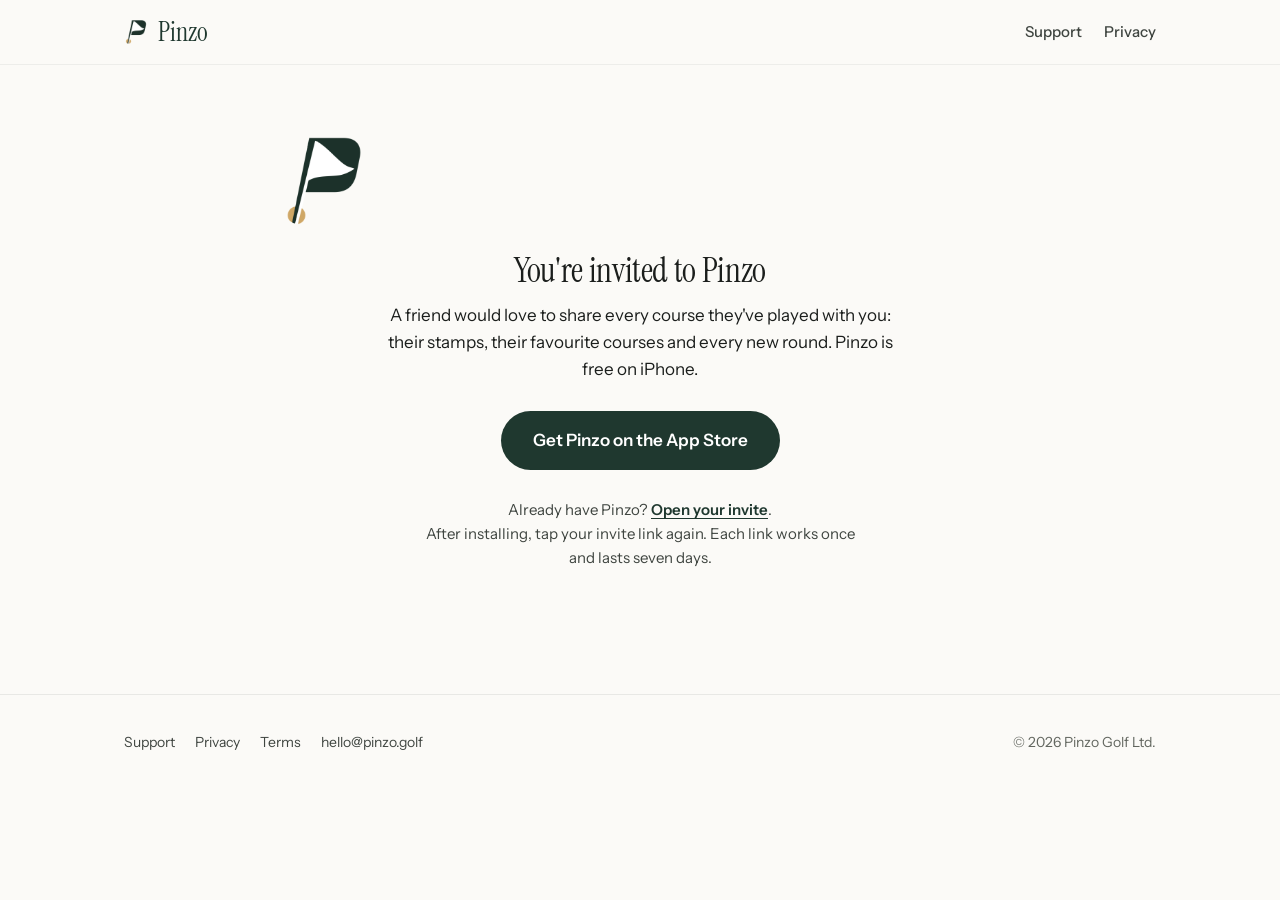
<file: invite/index.html>
<!doctype html>
<html lang="en">
<head>
<meta charset="utf-8">
<meta name="viewport" content="width=device-width, initial-scale=1">
<meta name="apple-itunes-app" content="app-id=6798244930">
<title>You're invited to Pinzo</title>
<meta name="description" content="A friend would love to share every course they've played with you. Your golf, beautifully kept.">
<meta name="robots" content="noindex">
<link rel="icon" href="/assets/favicon-64.png">
<link rel="apple-touch-icon" href="/assets/apple-touch-icon.png">
<link rel="stylesheet" href="/assets/site.css">
<meta property="og:title" content="You're invited to Pinzo">
<meta property="og:description" content="A friend would love to share every course they've played with you. Your golf, beautifully kept.">
<meta property="og:image" content="https://pinzo.golf/assets/invite-preview.jpg">
<meta property="og:image:width" content="2400">
<meta property="og:image:height" content="1260">
<meta name="twitter:card" content="summary_large_image">
<meta name="theme-color" content="#FBFAF7">
<style>
  .invite { text-align: center; padding: 72px 0 96px; }
  .invite img.logo { width: 88px; height: 88px; border-radius: 22px; }
  .invite h1 { margin: 28px 0 12px; }
  .invite p { max-width: 30em; margin: 0 auto 28px; }
  .invite .open { display: inline-block; padding: 16px 32px; border-radius: 999px; background: var(--forest, #243F37); color: #fff; font-weight: 600; text-decoration: none; }
  .invite .small { margin-top: 28px; font-size: 15px; color: var(--ink-soft); }
  .invite .small a { color: var(--forest); font-weight: 600; }
</style>
</head>
<body>
<header class="site"><div class="wrap">
  <a class="brand" href="/"><img src="/assets/logo-512.png" alt=""> Pinzo</a>
  <nav><a href="/support/">Support</a><a href="/privacy/">Privacy</a></nav>
</div></header>
<main class="wrap narrow invite">
  <img class="logo" src="/assets/logo-512.png" alt="">
  <h1>You're invited to Pinzo</h1>
  <p>A friend would love to share every course they've played with you: their stamps, their favourite courses and every new round. Pinzo is free on iPhone.</p>
  <a class="open" id="store" href="https://apps.apple.com/app/id6798244930">Get Pinzo on the App Store</a>
  <p class="small">Already have Pinzo? <a id="open" href="pinzo://invite">Open your invite</a>.<br>After installing, tap your invite link again. Each link works once and lasts seven days.</p>
</main>
<footer class="site"><div class="wrap">
  <div><a href="/support/">Support</a><a href="/privacy/">Privacy</a><a href="/terms/">Terms</a><a href="mailto:hello@pinzo.golf">hello@pinzo.golf</a></div>
  <div>© 2026 Pinzo Golf Ltd.</div>
</div></footer>
<script>
  // The code stays in this page; it isn't sent anywhere except to the Pinzo app.
  var c = new URLSearchParams(location.search).get('c');
  if (c && /^[A-Za-z0-9]{10,32}$/.test(c)) document.getElementById('open').href = 'pinzo://invite?c=' + c;
  // Set APP_STORE_ID once Pinzo is live (App Store Connect → App Information → Apple ID).
  var APP_STORE_ID = '6798244930';
  document.getElementById('store').href = APP_STORE_ID
    ? 'https://apps.apple.com/app/id' + APP_STORE_ID
    : 'itms-apps://search.itunes.apple.com/WebObjects/MZSearch.woa/wa/search?media=software&term=Pinzo%20golf';
</script>
</body>
</html>
</file>
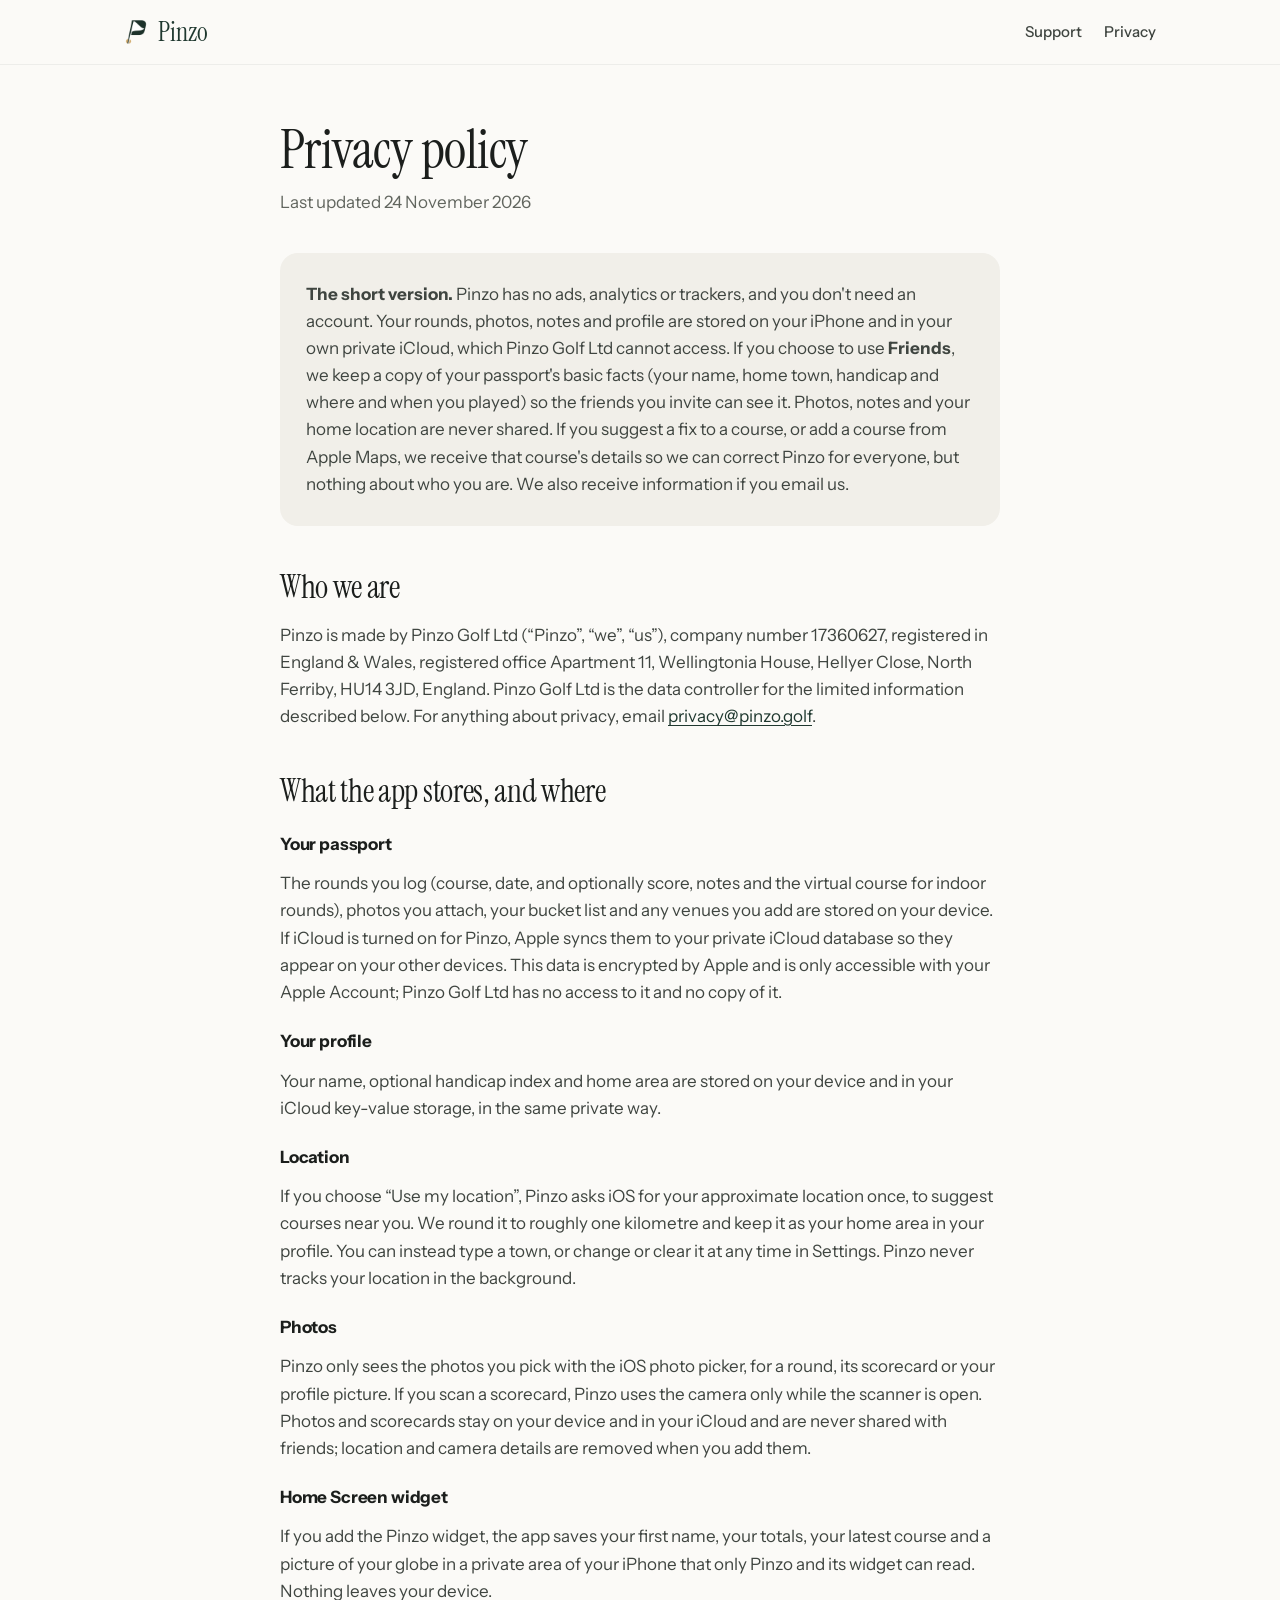
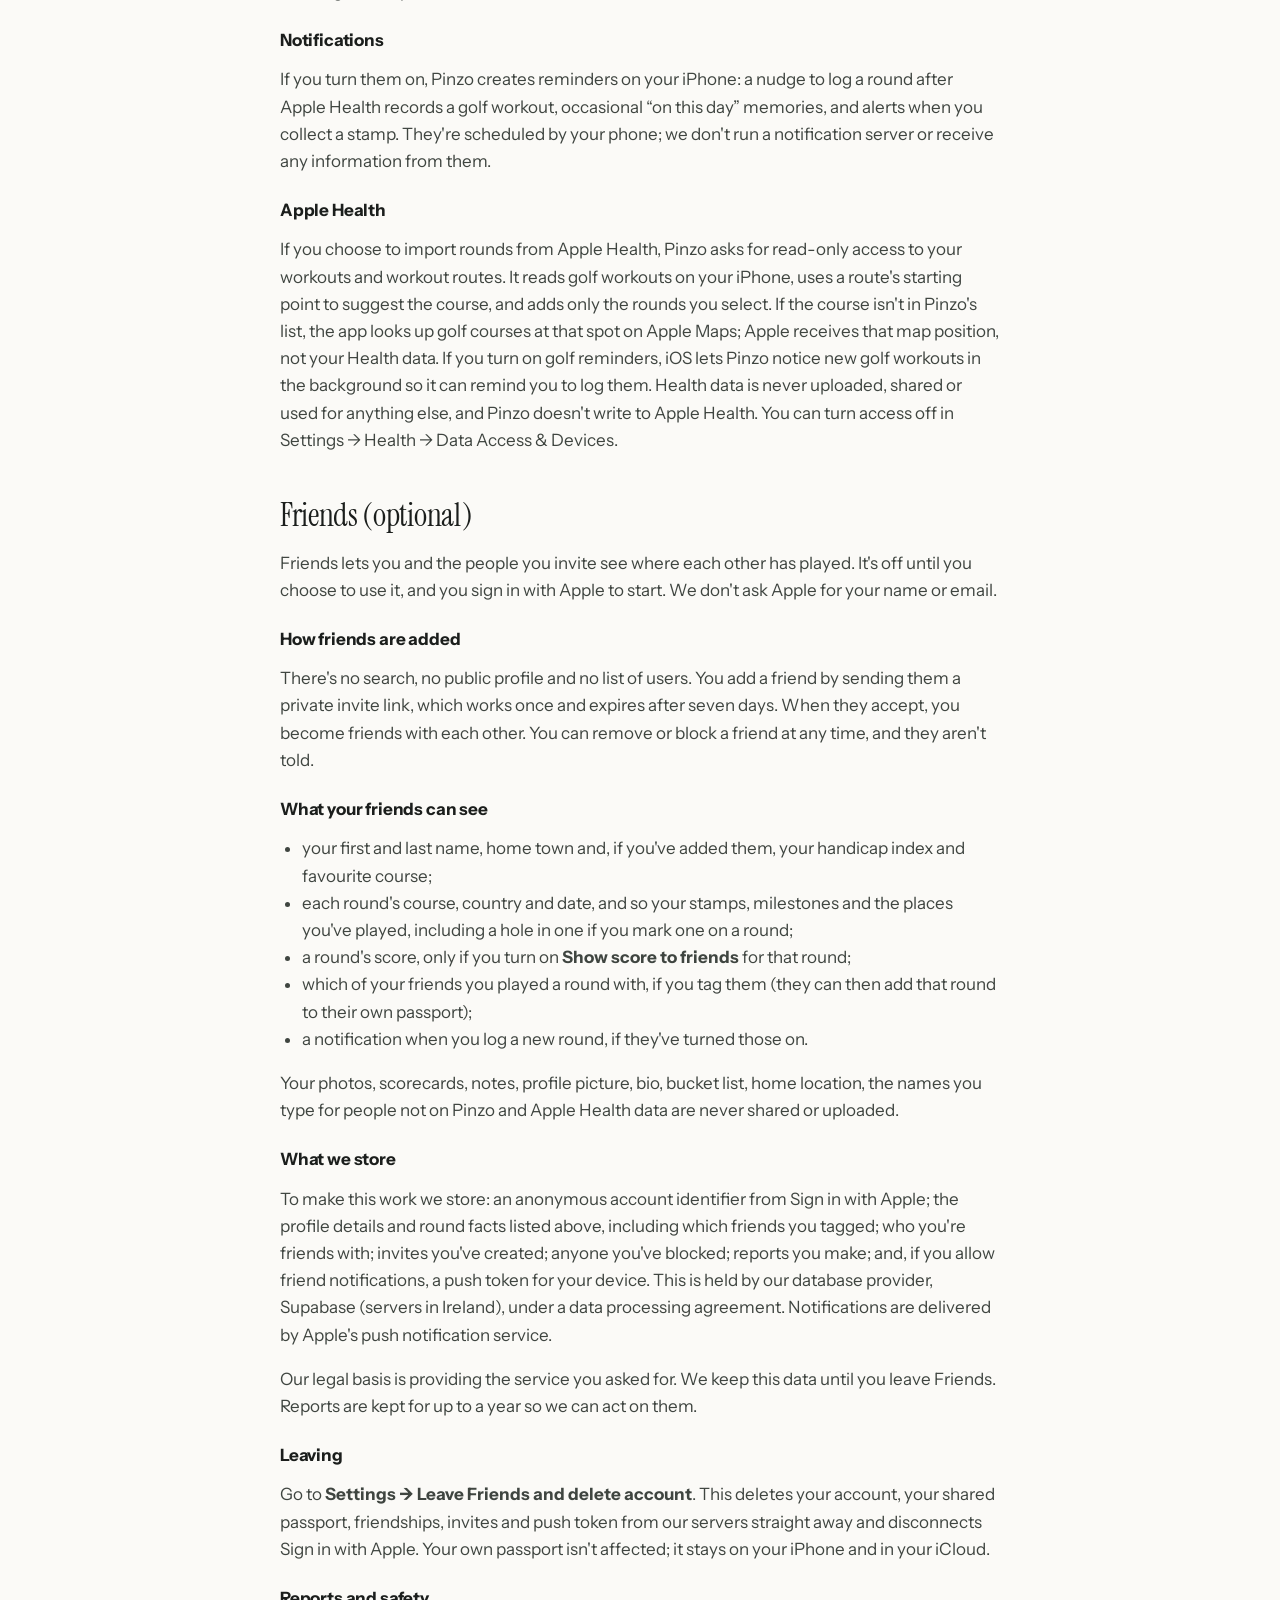
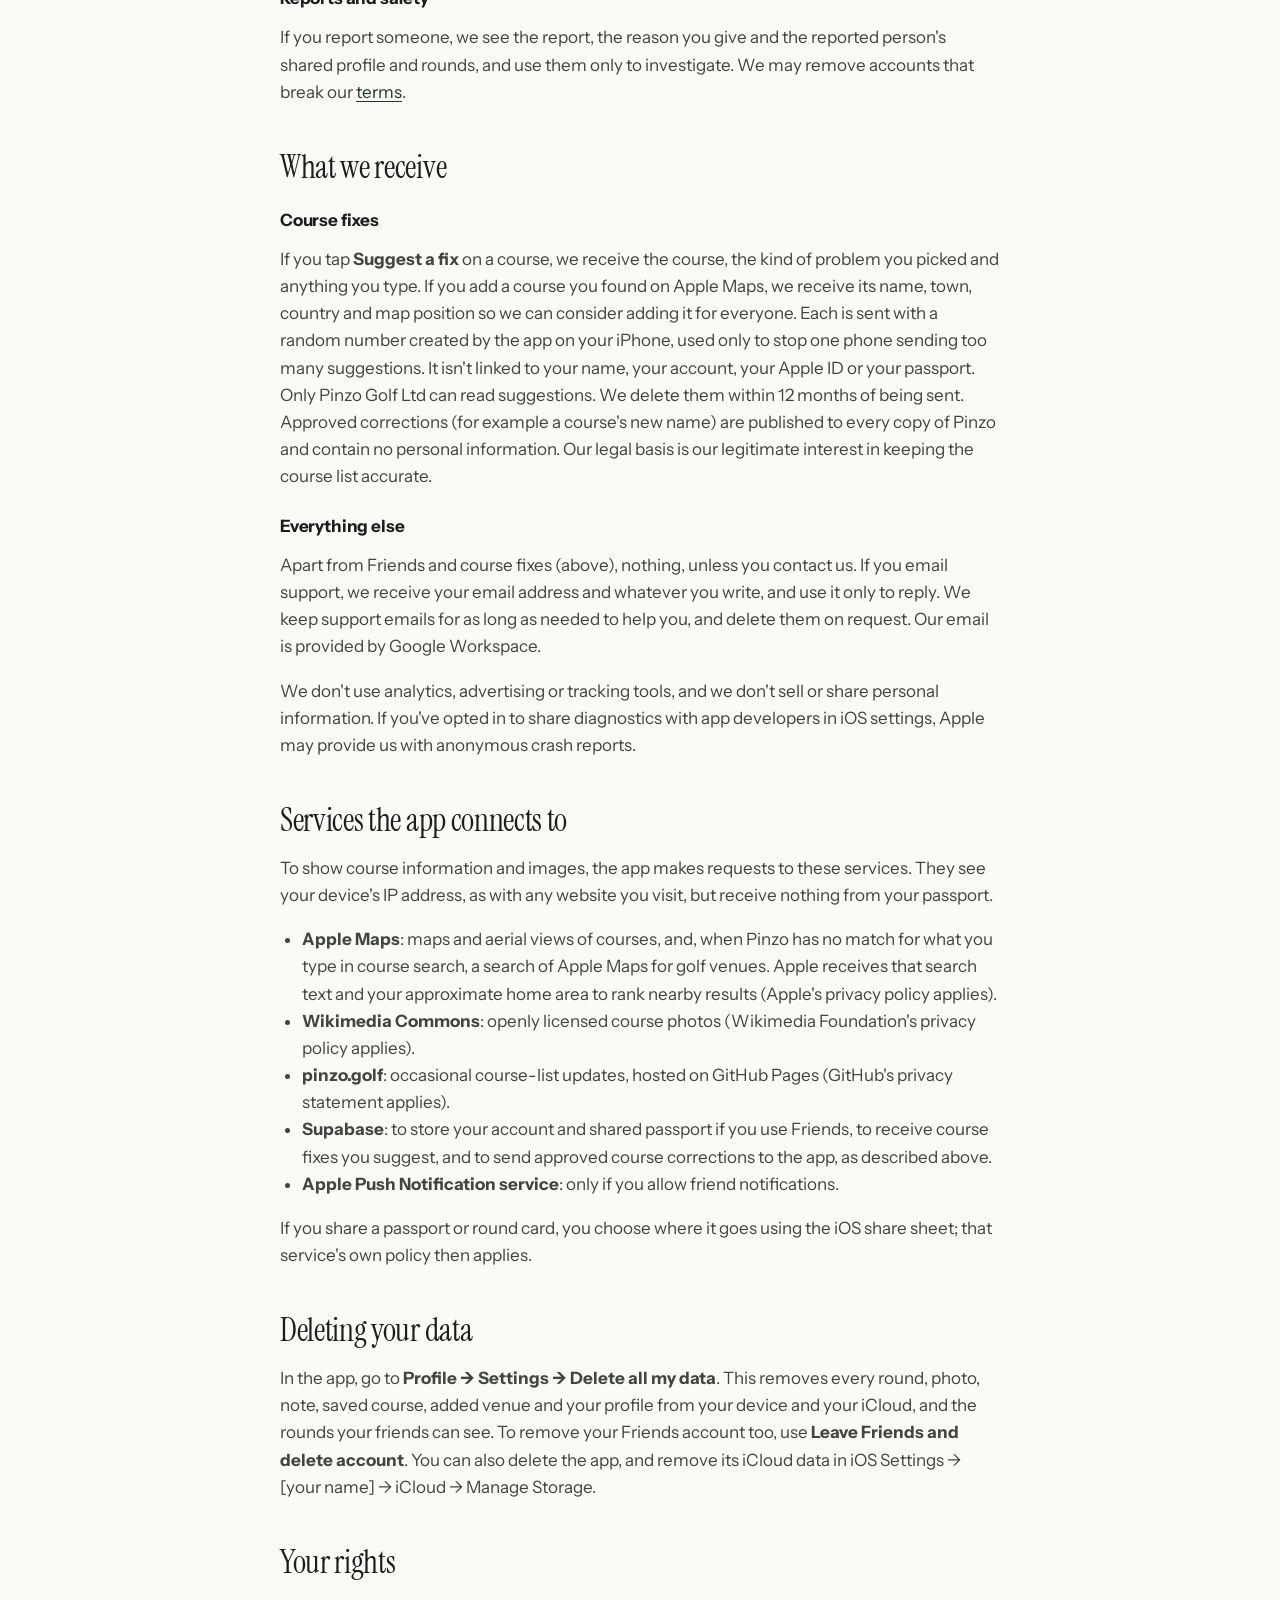
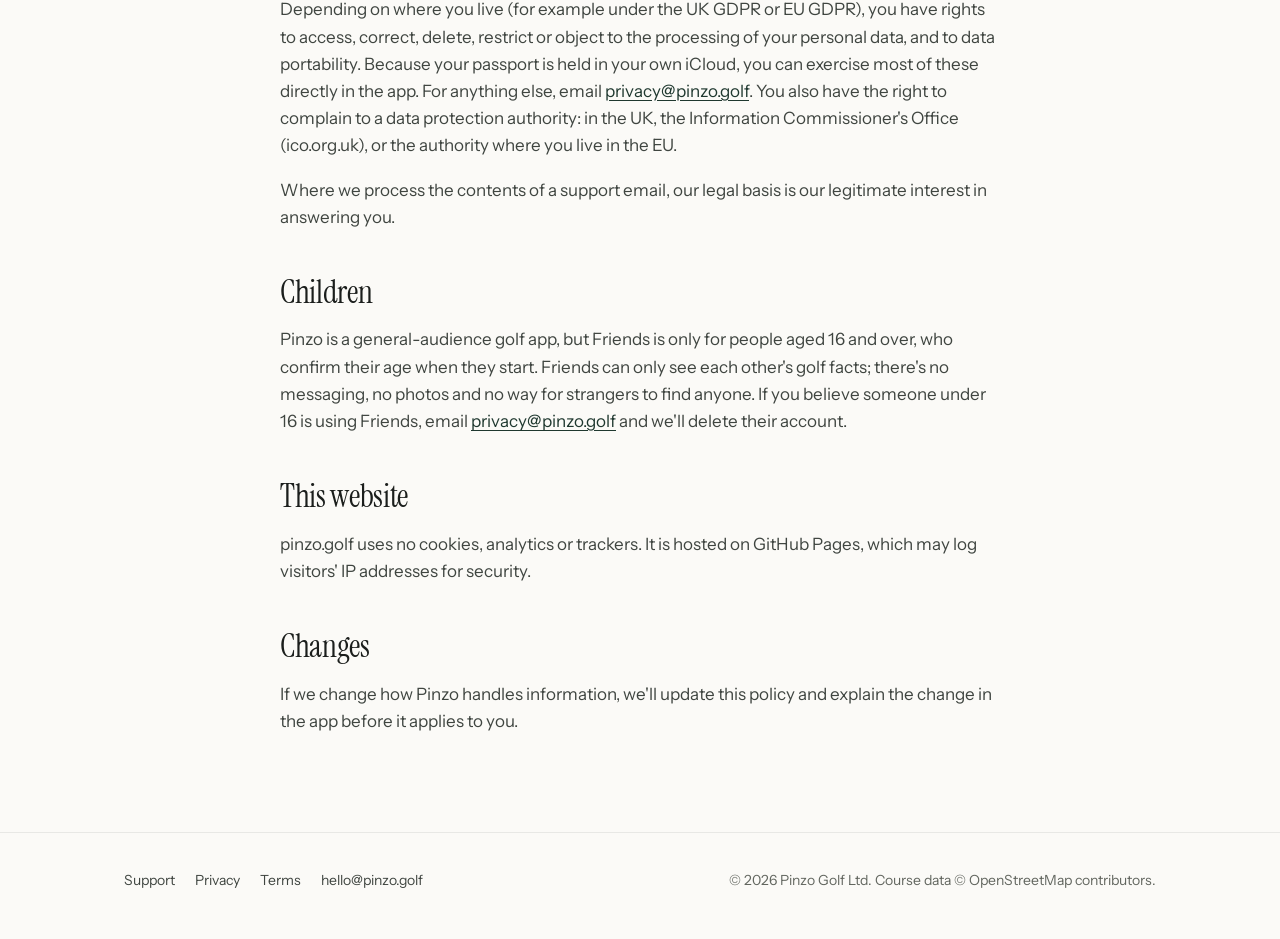
<file: privacy/index.html>
<!doctype html>
<html lang="en">
<head>
<meta charset="utf-8">
<meta name="viewport" content="width=device-width, initial-scale=1">
<meta name="apple-itunes-app" content="app-id=6798244930">
<title>Pinzo privacy policy</title>
<link rel="canonical" href="https://pinzo.golf/privacy/">
<meta name="description" content="How Pinzo, the golf passport app for iPhone, handles your information. No ads, no tracking, and your passport stays in your own iCloud.">
<link rel="icon" href="/assets/favicon-64.png">
<link rel="apple-touch-icon" href="/assets/apple-touch-icon.png">
<link rel="stylesheet" href="/assets/site.css">
<meta property="og:title" content="Pinzo privacy policy">
<meta property="og:description" content="How Pinzo, the golf passport app for iPhone, handles your information. No ads, no tracking, and your passport stays in your own iCloud.">
<meta property="og:image" content="https://pinzo.golf/assets/og-image.jpg">
<meta property="og:url" content="https://pinzo.golf/privacy/">
<meta name="theme-color" content="#243F37">
</head>
<body>
<header class="site"><div class="wrap">
  <a class="brand" href="/"><img src="/assets/logo-512.png" alt=""> Pinzo</a>
  <nav><a href="/support/">Support</a><a href="/privacy/">Privacy</a></nav>
</div></header>

<main class="wrap narrow doc">
  <h1>Privacy policy</h1>
  <p class="updated">Last updated 24 November 2026</p>

  <div class="summary">
    <p><b>The short version.</b> Pinzo has no ads, analytics or trackers, and you don't need an account. Your rounds, photos, notes and profile are stored on your iPhone and in your own private iCloud, which Pinzo Golf Ltd cannot access. If you choose to use <b>Friends</b>, we keep a copy of your passport's basic facts (your name, home town, handicap and where and when you played) so the friends you invite can see it. Photos, notes and your home location are never shared. If you suggest a fix to a course, or add a course from Apple Maps, we receive that course's details so we can correct Pinzo for everyone, but nothing about who you are. We also receive information if you email us.</p>
  </div>

  <h2>Who we are</h2>
  <p>Pinzo is made by Pinzo Golf Ltd (“Pinzo”, “we”, “us”), company number 17360627, registered in England &amp; Wales, registered office Apartment 11, Wellingtonia House, Hellyer Close, North Ferriby, HU14 3JD, England. Pinzo Golf Ltd is the data controller for the limited information described below. For anything about privacy, email <a href="mailto:privacy@pinzo.golf">privacy@pinzo.golf</a>.</p>

  <h2>What the app stores, and where</h2>
  <h3>Your passport</h3>
  <p>The rounds you log (course, date, and optionally score, notes and the virtual course for indoor rounds), photos you attach, your bucket list and any venues you add are stored on your device. If iCloud is turned on for Pinzo, Apple syncs them to your private iCloud database so they appear on your other devices. This data is encrypted by Apple and is only accessible with your Apple Account; Pinzo Golf Ltd has no access to it and no copy of it.</p>
  <h3>Your profile</h3>
  <p>Your name, optional handicap index and home area are stored on your device and in your iCloud key-value storage, in the same private way.</p>
  <h3>Location</h3>
  <p>If you choose “Use my location”, Pinzo asks iOS for your approximate location once, to suggest courses near you. We round it to roughly one kilometre and keep it as your home area in your profile. You can instead type a town, or change or clear it at any time in Settings. Pinzo never tracks your location in the background.</p>
  <h3>Photos</h3>
  <p>Pinzo only sees the photos you pick with the iOS photo picker, for a round, its scorecard or your profile picture. If you scan a scorecard, Pinzo uses the camera only while the scanner is open. Photos and scorecards stay on your device and in your iCloud and are never shared with friends; location and camera details are removed when you add them.</p>

  <h3>Home Screen widget</h3>
  <p>If you add the Pinzo widget, the app saves your first name, your totals, your latest course and a picture of your globe in a private area of your iPhone that only Pinzo and its widget can read. Nothing leaves your device.</p>
  <h3>Notifications</h3>
  <p>If you turn them on, Pinzo creates reminders on your iPhone: a nudge to log a round after Apple Health records a golf workout, occasional “on this day” memories, and alerts when you collect a stamp. They're scheduled by your phone; we don't run a notification server or receive any information from them.</p>

  <h3>Apple Health</h3>
  <p>If you choose to import rounds from Apple Health, Pinzo asks for read-only access to your workouts and workout routes. It reads golf workouts on your iPhone, uses a route's starting point to suggest the course, and adds only the rounds you select. If the course isn't in Pinzo's list, the app looks up golf courses at that spot on Apple Maps; Apple receives that map position, not your Health data. If you turn on golf reminders, iOS lets Pinzo notice new golf workouts in the background so it can remind you to log them. Health data is never uploaded, shared or used for anything else, and Pinzo doesn't write to Apple Health. You can turn access off in Settings → Health → Data Access &amp; Devices.</p>

  <h2>Friends (optional)</h2>
  <p>Friends lets you and the people you invite see where each other has played. It's off until you choose to use it, and you sign in with Apple to start. We don't ask Apple for your name or email.</p>
  <h3>How friends are added</h3>
  <p>There's no search, no public profile and no list of users. You add a friend by sending them a private invite link, which works once and expires after seven days. When they accept, you become friends with each other. You can remove or block a friend at any time, and they aren't told.</p>
  <h3>What your friends can see</h3>
  <ul>
    <li>your first and last name, home town and, if you've added them, your handicap index and favourite course;</li>
    <li>each round's course, country and date, and so your stamps, milestones and the places you've played, including a hole in one if you mark one on a round;</li>
    <li>a round's score, only if you turn on <b>Show score to friends</b> for that round;</li>
    <li>which of your friends you played a round with, if you tag them (they can then add that round to their own passport);</li>
    <li>a notification when you log a new round, if they've turned those on.</li>
  </ul>
  <p>Your photos, scorecards, notes, profile picture, bio, bucket list, home location, the names you type for people not on Pinzo and Apple Health data are never shared or uploaded.</p>
  <h3>What we store</h3>
  <p>To make this work we store: an anonymous account identifier from Sign in with Apple; the profile details and round facts listed above, including which friends you tagged; who you're friends with; invites you've created; anyone you've blocked; reports you make; and, if you allow friend notifications, a push token for your device. This is held by our database provider, Supabase (servers in Ireland), under a data processing agreement. Notifications are delivered by Apple's push notification service.</p>
  <p>Our legal basis is providing the service you asked for. We keep this data until you leave Friends. Reports are kept for up to a year so we can act on them.</p>
  <h3>Leaving</h3>
  <p>Go to <b>Settings → Leave Friends and delete account</b>. This deletes your account, your shared passport, friendships, invites and push token from our servers straight away and disconnects Sign in with Apple. Your own passport isn't affected; it stays on your iPhone and in your iCloud.</p>
  <h3>Reports and safety</h3>
  <p>If you report someone, we see the report, the reason you give and the reported person's shared profile and rounds, and use them only to investigate. We may remove accounts that break our <a href="/terms/">terms</a>.</p>

  <h2>What we receive</h2>
  <h3>Course fixes</h3>
  <p>If you tap <b>Suggest a fix</b> on a course, we receive the course, the kind of problem you picked and anything you type. If you add a course you found on Apple Maps, we receive its name, town, country and map position so we can consider adding it for everyone. Each is sent with a random number created by the app on your iPhone, used only to stop one phone sending too many suggestions. It isn't linked to your name, your account, your Apple ID or your passport. Only Pinzo Golf Ltd can read suggestions. We delete them within 12 months of being sent. Approved corrections (for example a course's new name) are published to every copy of Pinzo and contain no personal information. Our legal basis is our legitimate interest in keeping the course list accurate.</p>
  <h3>Everything else</h3>
  <p>Apart from Friends and course fixes (above), nothing, unless you contact us. If you email support, we receive your email address and whatever you write, and use it only to reply. We keep support emails for as long as needed to help you, and delete them on request. Our email is provided by Google Workspace.</p>
  <p>We don't use analytics, advertising or tracking tools, and we don't sell or share personal information. If you've opted in to share diagnostics with app developers in iOS settings, Apple may provide us with anonymous crash reports.</p>

  <h2>Services the app connects to</h2>
  <p>To show course information and images, the app makes requests to these services. They see your device's IP address, as with any website you visit, but receive nothing from your passport.</p>
  <ul>
    <li><b>Apple Maps</b>: maps and aerial views of courses, and, when Pinzo has no match for what you type in course search, a search of Apple Maps for golf venues. Apple receives that search text and your approximate home area to rank nearby results (Apple's privacy policy applies).</li>
    <li><b>Wikimedia Commons</b>: openly licensed course photos (Wikimedia Foundation's privacy policy applies).</li>
    <li><b>pinzo.golf</b>: occasional course-list updates, hosted on GitHub Pages (GitHub's privacy statement applies).</li>
    <li><b>Supabase</b>: to store your account and shared passport if you use Friends, to receive course fixes you suggest, and to send approved course corrections to the app, as described above.</li>
    <li><b>Apple Push Notification service</b>: only if you allow friend notifications.</li>
  </ul>
  <p>If you share a passport or round card, you choose where it goes using the iOS share sheet; that service's own policy then applies.</p>

  <h2>Deleting your data</h2>
  <p>In the app, go to <b>Profile → Settings → Delete all my data</b>. This removes every round, photo, note, saved course, added venue and your profile from your device and your iCloud, and the rounds your friends can see. To remove your Friends account too, use <b>Leave Friends and delete account</b>. You can also delete the app, and remove its iCloud data in iOS Settings → [your name] → iCloud → Manage Storage.</p>

  <h2>Your rights</h2>
  <p>Depending on where you live (for example under the UK GDPR or EU GDPR), you have rights to access, correct, delete, restrict or object to the processing of your personal data, and to data portability. Because your passport is held in your own iCloud, you can exercise most of these directly in the app. For anything else, email <a href="mailto:privacy@pinzo.golf">privacy@pinzo.golf</a>. You also have the right to complain to a data protection authority: in the UK, the Information Commissioner's Office (ico.org.uk), or the authority where you live in the EU.</p>
  <p>Where we process the contents of a support email, our legal basis is our legitimate interest in answering you.</p>

  <h2>Children</h2>
  <p>Pinzo is a general-audience golf app, but Friends is only for people aged 16 and over, who confirm their age when they start. Friends can only see each other's golf facts; there's no messaging, no photos and no way for strangers to find anyone. If you believe someone under 16 is using Friends, email <a href="mailto:privacy@pinzo.golf">privacy@pinzo.golf</a> and we'll delete their account.</p>

  <h2>This website</h2>
  <p>pinzo.golf uses no cookies, analytics or trackers. It is hosted on GitHub Pages, which may log visitors' IP addresses for security.</p>

  <h2>Changes</h2>
  <p>If we change how Pinzo handles information, we'll update this policy and explain the change in the app before it applies to you.</p>
</main>
<footer class="site"><div class="wrap">
  <div><a href="/support/">Support</a><a href="/privacy/">Privacy</a><a href="/terms/">Terms</a><a href="mailto:hello@pinzo.golf">hello@pinzo.golf</a></div>
  <div>© 2026 Pinzo Golf Ltd. Course data © OpenStreetMap contributors.</div>
</div></footer>
</body>
</html>
</file>
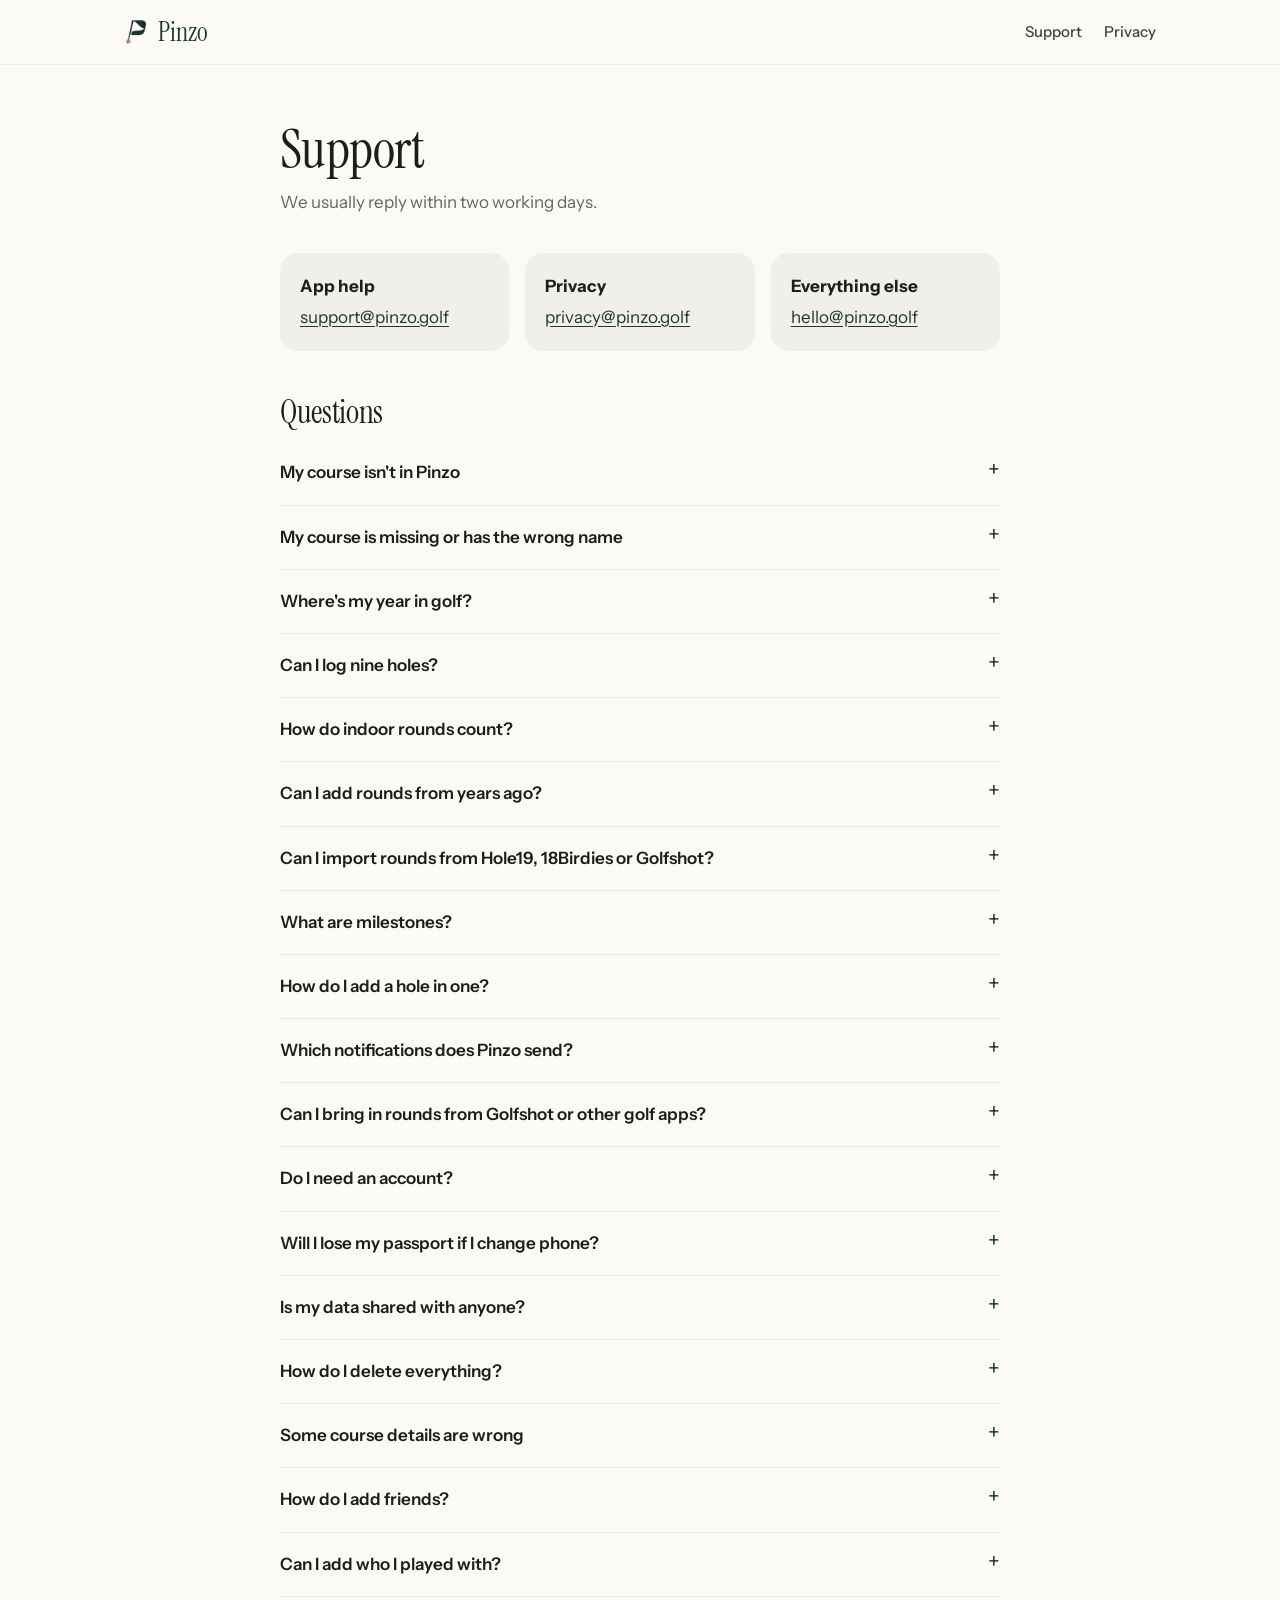
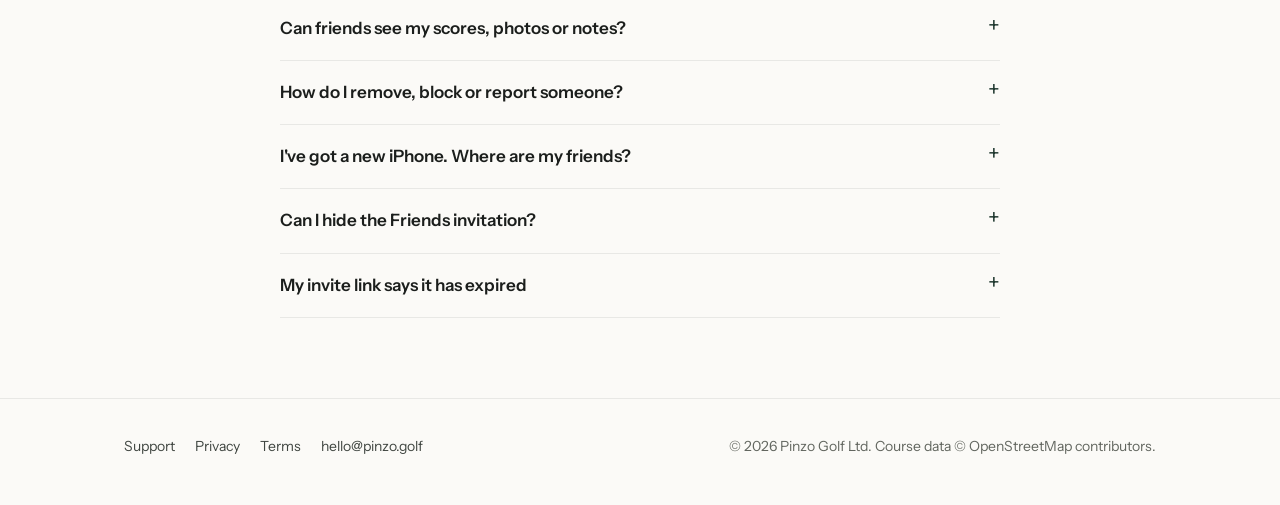
<file: support/index.html>
<!doctype html>
<html lang="en">
<head>
<meta charset="utf-8">
<meta name="viewport" content="width=device-width, initial-scale=1">
<meta name="apple-itunes-app" content="app-id=6798244930">
<title>Pinzo support: help with the golf passport app</title>
<link rel="canonical" href="https://pinzo.golf/support/">
<meta name="description" content="Help with Pinzo, the golf passport app for iPhone: adding courses, logging rounds, Apple Health, friends, iCloud sync and importing from other golf apps.">
<link rel="icon" href="/assets/favicon-64.png">
<link rel="apple-touch-icon" href="/assets/apple-touch-icon.png">
<link rel="stylesheet" href="/assets/site.css">
<meta property="og:title" content="Pinzo support">
<meta property="og:description" content="Help with Pinzo, the golf passport app for iPhone: adding courses, logging rounds, Apple Health, friends, iCloud sync and importing from other golf apps.">
<meta property="og:image" content="https://pinzo.golf/assets/og-image.jpg">
<meta property="og:url" content="https://pinzo.golf/support/">
<meta name="theme-color" content="#243F37">
</head>
<body>
<header class="site"><div class="wrap">
  <a class="brand" href="/"><img src="/assets/logo-512.png" alt=""> Pinzo</a>
  <nav><a href="/support/">Support</a><a href="/privacy/">Privacy</a></nav>
</div></header>

<main class="wrap narrow doc">
  <h1>Support</h1>
  <p class="updated">We usually reply within two working days.</p>

  <div class="contact-grid">
    <div><b>App help</b><a href="mailto:support@pinzo.golf">support@pinzo.golf</a></div>
    <div><b>Privacy</b><a href="mailto:privacy@pinzo.golf">privacy@pinzo.golf</a></div>
    <div><b>Everything else</b><a href="mailto:hello@pinzo.golf">hello@pinzo.golf</a></div>
  </div>

  <h2>Questions</h2>
  <div class="faq">
    <details><summary>My course isn't in Pinzo</summary><p>In Log a round, search for it and tap <b>Can't find it? Add it</b> (or search in Explore). Give it a name, choose the country and drop the pin. It's private to you and counts towards your passport straight away. Missing courses are often added to the main list in later updates, too.</p></details>
    <details><summary>My course is missing or has the wrong name</summary><p>If a search finds nothing in Pinzo, results from Apple Maps appear underneath. Tap one to add it. If a course is listed but its name is out of date, or one of the club's courses is missing, scroll to the bottom of the course page and tap <b>Suggest a fix</b>. We review every suggestion, and approved fixes reach everyone's app, usually within a day.</p></details>
    <details><summary>Where's my year in golf?</summary><p>Each December and January, your year in golf appears at the top of Home and on your Passport. Any other time, find every year (and your year so far) in <b>Profile → Settings → Your years in golf</b>. Every card can be shared to your Stories.</p></details>
    <details><summary>Can I log nine holes?</summary><p>Yes. Under <b>Score</b> in Log a round, choose <b>18</b>, <b>9</b> or <b>Other</b> for any number of holes. Nine-hole rounds count towards your courses, countries and stamps; scoring medals like Broke 80 need a full 18.</p></details>
    <details><summary>How do indoor rounds count?</summary><p>Choose <b>Indoor golf</b> when logging. Indoor venues count towards your countries and stamps, and you can note the virtual course you played, but a simulator round at “Pebble Beach” doesn't count as playing Pebble Beach.</p></details>
    <details><summary>Can I add rounds from years ago?</summary><p>Yes. Tap <b>Log</b> → <b>Past rounds</b> and add every course you remember in one go. Dates and scores are optional. Choose an exact date, month, year or “I don't remember”, and add details later from any round.</p></details>
    <details><summary>Can I import rounds from Hole19, 18Birdies or Golfshot?</summary><p>If they save your rounds to Apple Health (most do, as do Apple Watch golf workouts), tap <b>Log</b> → <b>Apple Health</b>. Pinzo reads your golf workouts on your iPhone and suggests the course for each one. Those apps don't offer a direct connection to other apps.</p></details>
    <details><summary>What are milestones?</summary><p>Alongside a stamp for every country, Pinzo awards milestone seals: courses played, rounds logged, breaking 100, 90 and 80, the Old Course, Open venues, a hole in one and more. Find them in your passport; tap one to see your progress or share it.</p></details>
    <details><summary>How do I add a hole in one?</summary><p>Tap the Hole in one medal in your milestones, choose <b>Add it to a round</b>, then pick the round and the hole. If a round's note mentions a hole in one, Pinzo will also ask you about it on that round's page.</p></details>
    <details><summary>Which notifications does Pinzo send?</summary><p>Only the ones you choose: a reminder to log after Apple Health records a golf round, occasional “on this day” memories and new stamps (all created on your iPhone), and, if you use Friends, a note when a friend plays.</p></details>
    <details><summary>Can I bring in rounds from Golfshot or other golf apps?</summary><p>Golf apps don't let other apps read their round history directly. If yours saves rounds to Apple Health as golf workouts (Golfshot, Hole19, 18Birdies and Apple Watch can), tap <b>Log</b>, then <b>Rounds in Apple Health</b> under Other ways to add, and Pinzo suggests the course for each one. Otherwise, <b>Courses from years ago</b> in Log (or Quick add in Settings) lets you tick every course you've played in a few minutes. To check, open the Health app on your iPhone and go to your profile → Apps → your golf app.</p></details>
    <details><summary>Do I need an account?</summary><p>No. Your passport lives on your iPhone and in your iCloud. You only sign in with Apple if you want to use Friends.</p></details>
    <details><summary>Will I lose my passport if I change phone?</summary><p>Not if iCloud is on for Pinzo. Your passport syncs privately through your iCloud, so it appears when you sign in to the same Apple Account on your new iPhone.</p></details>
    <details><summary>Is my data shared with anyone?</summary><p>Only with friends you add yourself, and only where and when you played (plus scores if you choose). There are no ads and no tracking, and photos and notes are never shared. See the <a href="/privacy/">privacy policy</a>.</p></details>
    <details><summary>How do I delete everything?</summary><p>Profile → Settings → <b>Delete all my data</b>. It removes everything from your device and your iCloud and can't be undone.</p></details>
    <details><summary>Some course details are wrong</summary><p>Course information comes from OpenStreetMap, which anyone can improve at openstreetmap.org, and corrections flow into Pinzo in later updates. Or email us and we'll take a look.</p></details>
    <details><summary>How do I add friends?</summary><p>Go to your Profile and tap <b>Invite a friend</b>. Pinzo makes a private link that works once; send it by Messages, WhatsApp or anything else. When your friend taps it and accepts, you'll see each other's courses, countries, stamps and new rounds. There's no search, so nobody can find you unless you send them a link.</p></details>
    <details><summary>Can I add who I played with?</summary><p>Yes. When you log a round, tap friends under <b>Played with</b>, or type the name of anyone who isn't on Pinzo. Friends you tag get a note and can add the round to their own passport with one tap. Names you type stay on your iPhone.</p></details>
    <details><summary>Can friends see my scores, photos or notes?</summary><p>Photos and notes are never shared. Each round has its own <b>Show score to friends</b> switch when you log it; new rounds start with whatever you chose last time.</p></details>
    <details><summary>How do I remove, block or report someone?</summary><p>Open their profile and tap <b>⋯</b> in the corner. Removing or blocking is instant and they aren't told. Reports come to us and we look at them within 48 hours.</p></details>
    <details><summary>I've got a new iPhone. Where are my friends?</summary><p>Your passport comes back by itself through iCloud. For Friends, go to Profile or Settings and tap <b>Already use Friends? Sign in</b>, then continue with the same Apple Account. Your friends reappear straight away. You can sign out of Friends at any time in Settings; your account and friends are kept.</p></details>
    <details><summary>Can I hide the Friends invitation?</summary><p>Yes. Tap the <b>×</b> on it. You can still invite friends later from Settings → Friends.</p></details>
    <details><summary>My invite link says it has expired</summary><p>Each link works once and lasts seven days. Ask your friend to send a new one from their Profile.</p></details>
  </div>
</main>
<footer class="site"><div class="wrap">
  <div><a href="/support/">Support</a><a href="/privacy/">Privacy</a><a href="/terms/">Terms</a><a href="mailto:hello@pinzo.golf">hello@pinzo.golf</a></div>
  <div>© 2026 Pinzo Golf Ltd. Course data © OpenStreetMap contributors.</div>
</div></footer>
</body>
</html>
</file>
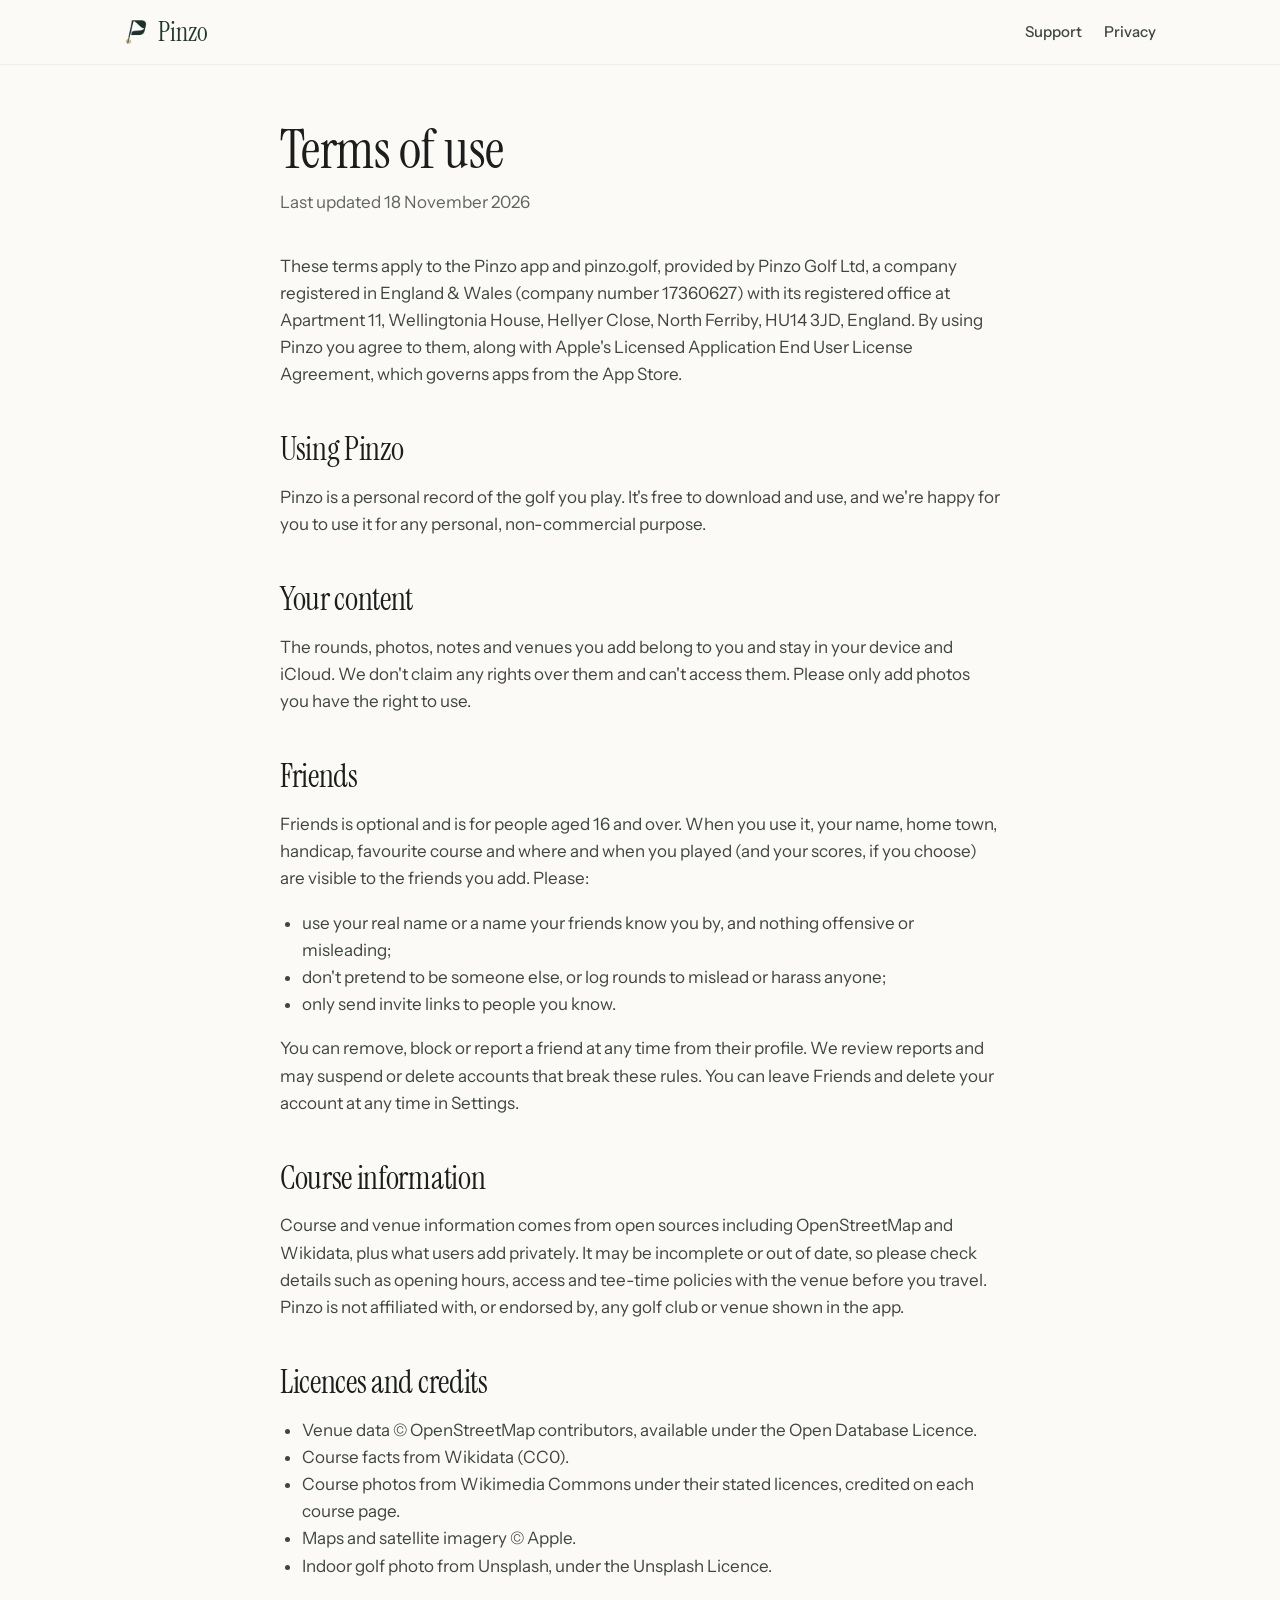
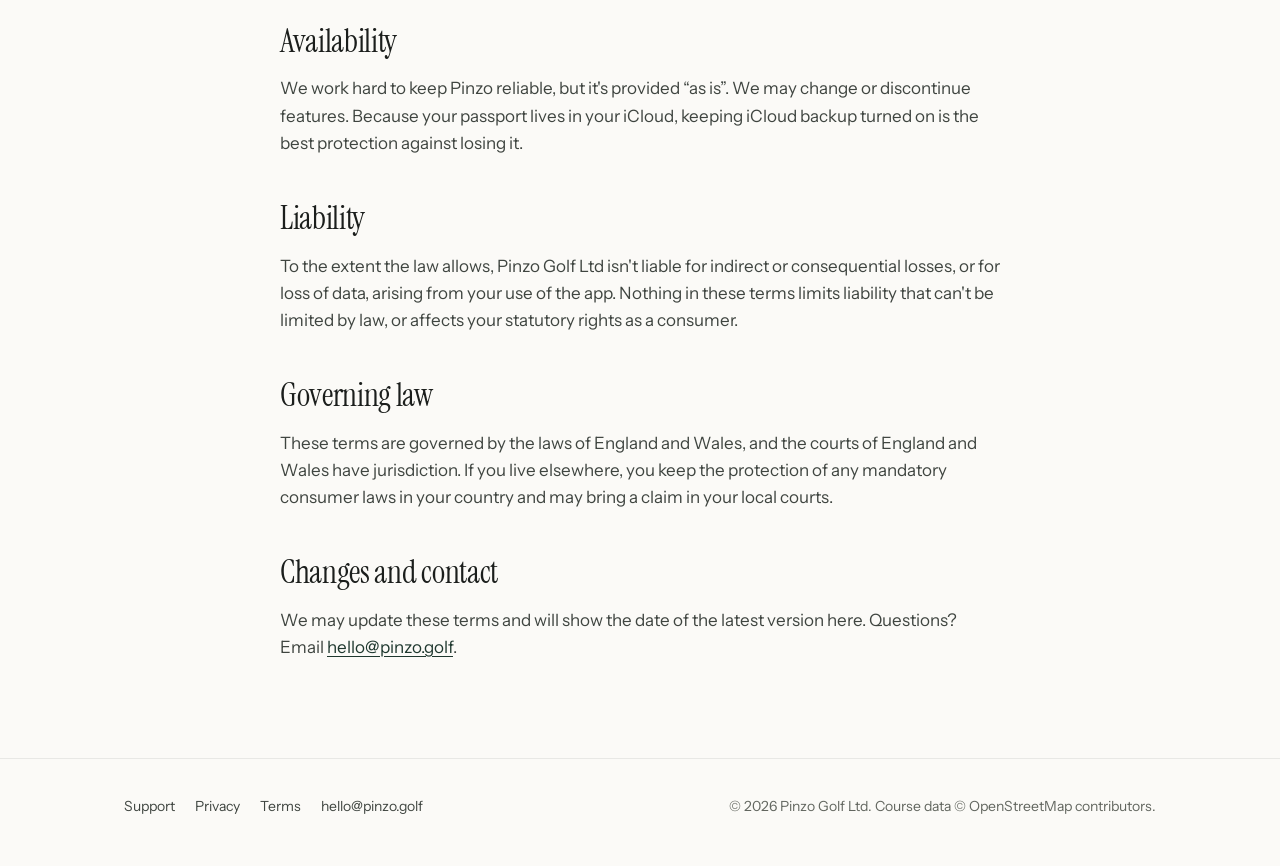
<file: terms/index.html>
<!doctype html>
<html lang="en">
<head>
<meta charset="utf-8">
<meta name="viewport" content="width=device-width, initial-scale=1">
<meta name="apple-itunes-app" content="app-id=6798244930">
<title>Pinzo terms of use</title>
<link rel="canonical" href="https://pinzo.golf/terms/">
<meta name="description" content="The terms for using Pinzo, the golf passport app for iPhone.">
<link rel="icon" href="/assets/favicon-64.png">
<link rel="apple-touch-icon" href="/assets/apple-touch-icon.png">
<link rel="stylesheet" href="/assets/site.css">
<meta property="og:title" content="Pinzo terms of use">
<meta property="og:description" content="The terms for using Pinzo, the golf passport app for iPhone.">
<meta property="og:image" content="https://pinzo.golf/assets/og-image.jpg">
<meta property="og:url" content="https://pinzo.golf/terms/">
<meta name="theme-color" content="#243F37">
</head>
<body>
<header class="site"><div class="wrap">
  <a class="brand" href="/"><img src="/assets/logo-512.png" alt=""> Pinzo</a>
  <nav><a href="/support/">Support</a><a href="/privacy/">Privacy</a></nav>
</div></header>

<main class="wrap narrow doc">
  <h1>Terms of use</h1>
  <p class="updated">Last updated 18 November 2026</p>

  <p>These terms apply to the Pinzo app and pinzo.golf, provided by Pinzo Golf Ltd, a company registered in England &amp; Wales (company number 17360627) with its registered office at Apartment 11, Wellingtonia House, Hellyer Close, North Ferriby, HU14 3JD, England. By using Pinzo you agree to them, along with Apple's Licensed Application End User License Agreement, which governs apps from the App Store.</p>

  <h2>Using Pinzo</h2>
  <p>Pinzo is a personal record of the golf you play. It's free to download and use, and we're happy for you to use it for any personal, non-commercial purpose.</p>

  <h2>Your content</h2>
  <p>The rounds, photos, notes and venues you add belong to you and stay in your device and iCloud. We don't claim any rights over them and can't access them. Please only add photos you have the right to use.</p>

  <h2>Friends</h2>
  <p>Friends is optional and is for people aged 16 and over. When you use it, your name, home town, handicap, favourite course and where and when you played (and your scores, if you choose) are visible to the friends you add. Please:</p>
  <ul>
    <li>use your real name or a name your friends know you by, and nothing offensive or misleading;</li>
    <li>don't pretend to be someone else, or log rounds to mislead or harass anyone;</li>
    <li>only send invite links to people you know.</li>
  </ul>
  <p>You can remove, block or report a friend at any time from their profile. We review reports and may suspend or delete accounts that break these rules. You can leave Friends and delete your account at any time in Settings.</p>

  <h2>Course information</h2>
  <p>Course and venue information comes from open sources including OpenStreetMap and Wikidata, plus what users add privately. It may be incomplete or out of date, so please check details such as opening hours, access and tee-time policies with the venue before you travel. Pinzo is not affiliated with, or endorsed by, any golf club or venue shown in the app.</p>

  <h2>Licences and credits</h2>
  <ul>
    <li>Venue data © OpenStreetMap contributors, available under the Open Database Licence.</li>
    <li>Course facts from Wikidata (CC0).</li>
    <li>Course photos from Wikimedia Commons under their stated licences, credited on each course page.</li>
    <li>Maps and satellite imagery © Apple.</li>
    <li>Indoor golf photo from Unsplash, under the Unsplash Licence.</li>
  </ul>

  <h2>Availability</h2>
  <p>We work hard to keep Pinzo reliable, but it's provided “as is”. We may change or discontinue features. Because your passport lives in your iCloud, keeping iCloud backup turned on is the best protection against losing it.</p>

  <h2>Liability</h2>
  <p>To the extent the law allows, Pinzo Golf Ltd isn't liable for indirect or consequential losses, or for loss of data, arising from your use of the app. Nothing in these terms limits liability that can't be limited by law, or affects your statutory rights as a consumer.</p>

  <h2>Governing law</h2>
  <p>These terms are governed by the laws of England and Wales, and the courts of England and Wales have jurisdiction. If you live elsewhere, you keep the protection of any mandatory consumer laws in your country and may bring a claim in your local courts.</p>

  <h2>Changes and contact</h2>
  <p>We may update these terms and will show the date of the latest version here. Questions? Email <a href="mailto:hello@pinzo.golf">hello@pinzo.golf</a>.</p>
</main>
<footer class="site"><div class="wrap">
  <div><a href="/support/">Support</a><a href="/privacy/">Privacy</a><a href="/terms/">Terms</a><a href="mailto:hello@pinzo.golf">hello@pinzo.golf</a></div>
  <div>© 2026 Pinzo Golf Ltd. Course data © OpenStreetMap contributors.</div>
</div></footer>
</body>
</html>
</file>
<file: assets/site.css>
@font-face { font-family: "Instrument Serif"; src: url("/assets/fonts/InstrumentSerif-Regular.ttf") format("truetype"); font-weight: 400; font-display: swap; }
@font-face { font-family: "Instrument Serif"; src: url("/assets/fonts/InstrumentSerif-Italic.ttf") format("truetype"); font-style: italic; font-weight: 400; font-display: swap; }
@font-face { font-family: "Instrument Sans"; src: url("/assets/fonts/InstrumentSans-Variable.ttf") format("truetype"); font-weight: 400 700; font-display: swap; }
:root {
  --forest: #1F382F; --deep: #14231D; --gold: #D8B578; --brass: #A9864F; --sage: #6E927B;
  --ink: #1B1E1C; --ink-soft: #3F4540; --ink-muted: #62665F; --paper: #F1EFE9; --cream: #F4F1E8; --page: #FBFAF7;
  --serif: "Instrument Serif", ui-serif, Georgia, serif;
  --sans: "Instrument Sans", -apple-system, BlinkMacSystemFont, "Segoe UI", Helvetica, Arial, sans-serif;
}
* { box-sizing: border-box; }
html { -webkit-text-size-adjust: 100%; }
body { margin: 0; background: var(--page); color: var(--ink); font: 17px/1.6 var(--sans); }
a { color: var(--forest); text-underline-offset: 3px; }
img { max-width: 100%; display: block; }
.wrap { max-width: 1080px; margin: 0 auto; padding: 0 24px; }
.narrow { max-width: 720px; }
header.site { position: sticky; top: 0; z-index: 10; background: rgba(251,250,247,.92); backdrop-filter: blur(12px); border-bottom: 1px solid rgba(23,26,24,.06); }
header.site .wrap { display: flex; align-items: center; justify-content: space-between; height: 64px; }
.brand { display: flex; align-items: center; gap: 10px; text-decoration: none; color: var(--forest); font: 400 26px/1 var(--serif); }
.brand img { width: 24px; height: 28px; object-fit: contain; }
nav a { margin-left: 22px; text-decoration: none; color: var(--ink-soft); font-weight: 500; font-size: 15px; }
nav a:hover { color: var(--forest); }
h1, h2, h3 { font-family: var(--serif); font-weight: 400; letter-spacing: -0.01em; line-height: 1.08; margin: 0; }
.hero { padding: 72px 0 40px; display: grid; grid-template-columns: 1.05fr .95fr; gap: 48px; align-items: center; }
.hero h1 { font-size: clamp(52px, 8vw, 92px); }
.hero p.lead { font-size: 20px; color: var(--ink-soft); margin: 22px 0 30px; max-width: 30ch; }
.badge { display: inline-flex; align-items: center; gap: 10px; background: var(--forest); font-family: var(--sans); color: #fff; padding: 14px 22px; border-radius: 999px; font-weight: 600; text-decoration: none; }
.badge small { opacity: .7; font-weight: 500; }
.phone { border-radius: 44px; overflow: hidden; box-shadow: 0 30px 60px -20px rgba(21,39,31,.35), 0 0 0 10px #111, 0 0 0 11px #333; max-width: 330px; margin: 0 auto; }
section.feature { padding: 72px 0; border-top: 1px solid rgba(23,26,24,.06); display: grid; grid-template-columns: 1fr 1fr; gap: 56px; align-items: center; }
section.feature.flip > :first-child { order: 2; }
.feature h2 { font-size: clamp(38px, 5vw, 56px); margin-bottom: 16px; }
.feature p { color: var(--ink-soft); font-size: 18px; max-width: 36ch; margin: 0; }
.stat-row { display: flex; gap: 36px; margin-top: 26px; }
.stat-row b { display: block; font: 700 34px/1 var(--sans); color: var(--ink); }
.stat-row span { color: var(--ink-muted); font-size: 14px; }
.privacy-band { background: var(--deep); color: var(--cream); border-radius: 28px; padding: 56px; margin: 40px 0 80px; }
.privacy-band h2 { font-size: clamp(30px, 4vw, 42px); }
.privacy-band p { color: rgba(244,241,232,.8); max-width: 52ch; font-size: 18px; }
.privacy-band a { color: var(--gold); }
.privacy-band h2 { color: var(--cream); }
footer.site { border-top: 1px solid rgba(23,26,24,.08); padding: 36px 0 48px; color: var(--ink-muted); font-size: 14px; }
footer.site .wrap { display: flex; flex-wrap: wrap; gap: 14px 28px; justify-content: space-between; }
footer.site a { color: var(--ink-soft); text-decoration: none; margin-right: 20px; }
.doc { padding: 56px 0 80px; }
.doc h1 { font-size: clamp(38px, 6vw, 54px); margin-bottom: 10px; }
.doc .updated { color: var(--ink-muted); margin: 0 0 36px; }
.doc h2 { font-size: 32px; margin: 44px 0 12px; }
.doc h3 { font-family: var(--sans); font-size: 17px; font-weight: 700; margin: 26px 0 6px; }
.doc p, .doc li { color: var(--ink-soft); }
.doc ul { padding-left: 22px; }
.doc .summary { background: var(--paper); border-radius: 18px; padding: 22px 26px; }
.doc .summary p { margin: 6px 0; }
.faq details { border-bottom: 1px solid rgba(23,26,24,.08); padding: 18px 0; }
.faq summary { cursor: pointer; font-weight: 600; color: var(--ink); list-style: none; }
.faq summary::-webkit-details-marker { display: none; }
.faq summary::after { content: "+"; float: right; color: var(--forest); font-weight: 400; font-size: 22px; line-height: 1; }
.faq details[open] summary::after { content: "–"; }
.contact-grid { display: grid; grid-template-columns: repeat(3, 1fr); gap: 16px; margin: 28px 0; }
.contact-grid div { background: var(--paper); border-radius: 18px; padding: 20px; }
.contact-grid b { display: block; margin-bottom: 4px; }
@media (max-width: 820px) {
  .hero, section.feature { grid-template-columns: 1fr; gap: 36px; }
  section.feature.flip > :first-child { order: 0; }
  .hero { padding-top: 40px; }
  .privacy-band { padding: 34px 26px; border-radius: 22px; }
  .contact-grid { grid-template-columns: 1fr; }
  nav a { margin-left: 14px; font-size: 14px; }
  .phone { max-width: 280px; }
}
.hero > *, section.feature > * { min-width: 0; }
section.feature img { width: 100%; height: auto; }
.phone img { width: 100%; height: auto; }
@media (max-width: 820px) { .wrap { padding: 0 16px; } .phone { max-width: 260px; } body { overflow-x: hidden; } }

/* ---------- Home (2026 redesign) ---------- */
.home header.site { background: rgba(251,250,247,.78); }
.reveal { opacity: 0; transform: translateY(18px); transition: opacity .9s ease, transform .9s cubic-bezier(.2,.7,.2,1); }
.reveal.in { opacity: 1; transform: none; }
@media (prefers-reduced-motion: reduce) { .reveal { opacity: 1; transform: none; transition: none; } }

.device { margin: 0; border-radius: 13% / 6%; overflow: hidden; background: #111;
  box-shadow: 0 0 0 7px #121513, 0 0 0 8px #3a3f3c, 0 40px 80px -30px rgba(21,39,31,.45); }
.device img { width: 100%; height: auto; display: block; }

.hero2 { position: relative; overflow: hidden; padding: 64px 0 40px;
  background: radial-gradient(1200px 600px at 75% 40%, #EEF1EB 0%, rgba(238,241,235,0) 60%), var(--page); }
.hero2 .contours { position: absolute; inset: 0; width: 100%; height: 100%; color: rgba(110,146,123,.16); pointer-events: none; }
.hero2-grid { position: relative; display: grid; grid-template-columns: 1fr 1.1fr; gap: 40px; align-items: center; min-height: 640px; }
.hero2 h1 { font-size: clamp(60px, 9vw, 112px); line-height: .98; letter-spacing: -0.02em; }
.hero2 .lead { font-size: clamp(19px, 2vw, 22px); color: var(--ink-soft); margin: 26px 0 34px; max-width: 30ch; line-height: 1.5; }
.cta { display: flex; align-items: center; gap: 18px; flex-wrap: wrap; }
.cta-note { color: var(--ink-muted); font-size: 15px; }
.hero2-phones { position: relative; height: 640px; }
.hero2-phones .device { position: absolute; top: 50%; left: 50%; width: 290px; }
.hero2-phones .main { transform: translate(-50%, -50%); z-index: 2; }
.hero2-phones .side { width: 240px; opacity: .96; }
.hero2-phones .left { transform: translate(-118%, -44%) rotate(-7deg); }
.hero2-phones .right { transform: translate(18%, -44%) rotate(7deg); }

.intro { padding: 96px 24px 72px; }
.intro p { font: 400 clamp(28px, 3.6vw, 44px)/1.22 var(--serif); color: var(--ink); max-width: 26em; margin: 0 auto; text-align: center; letter-spacing: -0.005em; }
.intro em { font-style: italic; color: var(--forest); }

.steps { display: grid; grid-template-columns: repeat(3, 1fr); gap: 48px; padding-top: 24px; padding-bottom: 96px; }
.step .device { max-width: 270px; margin: 0 auto 36px; }
.step .num { display: block; font: 500 15px/1 var(--sans); color: var(--brass); margin-bottom: 12px; font-variant-numeric: tabular-nums; }
.step h2 { font-size: clamp(30px, 3vw, 38px); margin-bottom: 12px; }
.step p { color: var(--ink-soft); margin: 0; }

.split { display: grid; grid-template-columns: .9fr 1.1fr; gap: 64px; align-items: center; padding-top: 72px; padding-bottom: 96px; border-top: 1px solid rgba(23,26,24,.06); }
.split.flip { grid-template-columns: 1.1fr .9fr; }
.split.flip > .split-copy { order: 2; }
.split h2, .share h2, .world h2 { font-size: clamp(40px, 5vw, 60px); margin-bottom: 18px; }
.split p, .share p, .world p { color: var(--ink-soft); font-size: 19px; max-width: 34ch; margin: 0; }
.pair { display: grid; grid-template-columns: 1fr 1fr; gap: 28px; align-items: start; }
.pair .device:last-child { margin-top: 64px; }

.share { background: var(--cream); padding: 96px 0; }
.share .wrap { text-align: center; }
.share p { margin: 0 auto; }
.cards { display: flex; gap: 22px; overflow-x: auto; padding: 48px 24px 12px; scroll-snap-type: x mandatory; justify-content: center; }
.cards img { width: 250px; flex: none; border-radius: 14px; scroll-snap-align: center; box-shadow: 0 24px 50px -24px rgba(21,39,31,.35); }
.cards img:nth-child(odd) { transform: rotate(-1.5deg); }
.cards img:nth-child(even) { transform: rotate(1.5deg) translateY(14px); }

.world { background: var(--deep); color: var(--cream); padding: 96px 0; }
.world h2 { color: var(--cream); }
.world p { color: rgba(244,241,232,.78); }
.world .stat-row b { color: var(--cream); font-weight: 500; }
.world .stat-row span { color: rgba(244,241,232,.6); }
.world-grid { display: grid; grid-template-columns: 1.2fr .8fr; gap: 64px; align-items: center; }
.world .device { max-width: 290px; margin: 0 auto; box-shadow: 0 0 0 7px #0b0e0c, 0 0 0 8px #2c332f, 0 40px 80px -30px rgba(0,0,0,.6); }
.home .privacy-band { margin: 96px 0; }
.stat-row { flex-wrap: wrap; }

@media (max-width: 980px) {
  .hero2-grid { grid-template-columns: 1fr; min-height: 0; }
  .hero2-phones { height: 560px; }
  .hero2-phones .device { width: 250px; }
  .hero2-phones .side { width: 205px; }
  .steps { grid-template-columns: 1fr; gap: 72px; }
  .split, .split.flip, .world-grid { grid-template-columns: 1fr; gap: 48px; }
  .split.flip > .split-copy { order: 0; }
  .cards { justify-content: flex-start; }
}
@media (max-width: 560px) {
  .hero2 { padding-top: 36px; }
  .hero2-phones { height: 470px; }
  .hero2-phones .device { width: 210px; }
  .hero2-phones .side { width: 170px; }
  .hero2-phones .left { transform: translate(-108%, -42%) rotate(-7deg); }
  .hero2-phones .right { transform: translate(8%, -42%) rotate(7deg); }
  .intro { padding: 64px 16px 48px; }
  .cards img { width: 220px; }
  .pair { gap: 18px; }
  .pair .device:last-child { margin-top: 40px; }
  .device { box-shadow: 0 0 0 5px #121513, 0 0 0 6px #3a3f3c, 0 30px 60px -24px rgba(21,39,31,.45); }
}
@media (max-width: 420px) { nav a[href="#how"] { display: none; } }

/* ---------- Living globe (2026) ---------- */
.ga-hero{position:relative;overflow:hidden;padding:56px 0 24px;background:radial-gradient(900px 600px at 70% 45%,#EAF0EA 0,rgba(234,240,234,0) 65%),var(--page)}
.ga-grid{display:grid;grid-template-columns:.95fr 1.05fr;gap:24px;align-items:center;min-height:700px}
.ga-hero h1{font-size:clamp(60px,8.5vw,108px);line-height:.98;letter-spacing:-.02em}
.ga-hero .lead{font-size:clamp(19px,2vw,22px);color:var(--ink-soft);margin:26px 0 34px;max-width:30ch;line-height:1.5}
.ga-stage{position:relative;height:680px}
.ga-grid>.reveal:first-child{position:relative;z-index:2}.ga-stage canvas{position:absolute;left:50%;top:50%;width:min(640px,100%);aspect-ratio:1;height:auto;transform:translate(-50%,-50%)}
.ga-stage .device{position:absolute;width:190px;right:-30px;bottom:-40px;transform:rotate(6deg);transition:transform .2s ease-out}
.ga-stage .card{position:absolute;width:130px;left:-10px;top:70px;border-radius:12px;box-shadow:0 24px 50px -20px rgba(21,39,31,.4);transform:rotate(-8deg);transition:transform .2s ease-out}
.ga-hint{display:inline-flex;gap:8px;align-items:center;color:var(--ink-muted);font-size:14px;margin-top:22px}
.ga-hint i{width:8px;height:8px;border-radius:50%;background:var(--forest);box-shadow:0 0 0 4px rgba(31,56,47,.15)}
.share .cards{perspective:1200px}
.share .cards img{transition:transform .5s cubic-bezier(.2,.7,.2,1),box-shadow .5s}
.share .cards:hover img{transform:rotate(0) translateY(0)}
.share .cards img:hover{transform:translateY(-14px) scale(1.04)!important;box-shadow:0 40px 70px -24px rgba(21,39,31,.5)}
.world-globe canvas{width:100%;max-width:440px;aspect-ratio:1;margin:0 auto;display:block}
.step .device{transition:transform .6s cubic-bezier(.2,.7,.2,1)}.step:hover .device{transform:translateY(-8px)}
@media(max-width:980px){.ga-grid{grid-template-columns:1fr;min-height:0}.ga-stage{height:520px}.ga-stage canvas{width:min(480px,100%)}.ga-stage .device{width:170px;right:0}.ga-stage .card{width:110px}}
@media(max-width:560px){.ga-stage{height:400px}.ga-stage canvas{width:min(360px,100%)}.ga-stage .device{width:130px;bottom:-10px}.ga-stage .card{width:90px;top:10px}}

@media (hover: none) { .hover-only { display: none; } }

.credits{font-size:13px;color:var(--ink-muted);max-width:70ch;margin:18px auto 0;text-align:center;line-height:1.5}

.ga-hero .eyebrow{color:var(--ink-muted);font-size:15px;margin:0 0 14px}
.store-badge{display:inline-block;line-height:0;border-radius:10px}
.store-badge img{display:block;height:54px;width:auto}
.store-badge:focus-visible{outline:2px solid var(--forest);outline-offset:3px}
</file>
